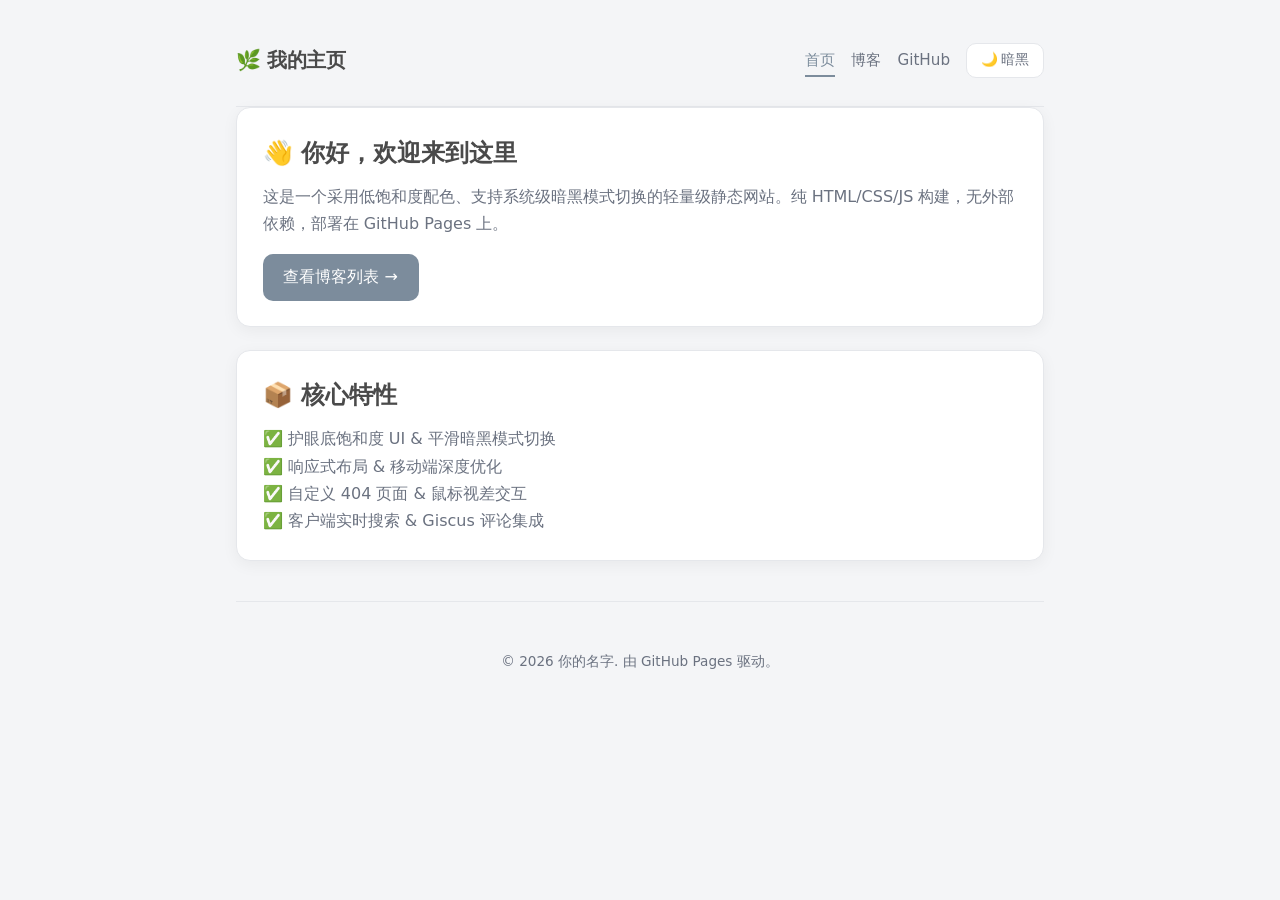
<file: index.html>
<!DOCTYPE html>
<html lang="zh-CN">
<head>
  <meta charset="UTF-8">
  <meta name="viewport" content="width=device-width, initial-scale=1.0">
  <title>我的个人主页</title>
  <meta name="description" content="低饱和度设计、支持暗黑模式的轻量级静态个人网站">
  <link rel="stylesheet" href="style.css">
</head>
<body>
  <div class="container">
    <nav>
      <a href="index.html" class="logo">🌿 我的主页</a>
      <div class="nav-links">
        <a href="index.html">首页</a>
        <a href="blog.html">博客</a>
        <a href="https://github.com" target="_blank" rel="noopener">GitHub</a>
        <button id="theme-toggle" class="theme-toggle">🌙 暗黑</button>
      </div>
    </nav>

    <main>
      <div class="card">
        <h2>👋 你好，欢迎来到这里</h2>
        <p>这是一个采用低饱和度配色、支持系统级暗黑模式切换的轻量级静态网站。纯 HTML/CSS/JS 构建，无外部依赖，部署在 GitHub Pages 上。</p>
        <a href="blog.html" class="btn">查看博客列表 →</a>
      </div>
      
      <div class="card">
        <h2>📦 核心特性</h2>
        <p>✅ 护眼底饱和度 UI & 平滑暗黑模式切换<br>
           ✅ 响应式布局 & 移动端深度优化<br>
           ✅ 自定义 404 页面 & 鼠标视差交互<br>
           ✅ 客户端实时搜索 & Giscus 评论集成</p>
      </div>
    </main>

    <footer>
      &copy; <span id="year"></span> 你的名字. 由 GitHub Pages 驱动。
    </footer>
  </div>
  <button id="back-to-top" class="back-to-top" aria-label="返回顶部">↑</button>
  <script src="script.js"></script>
</body>
</html>
</file>
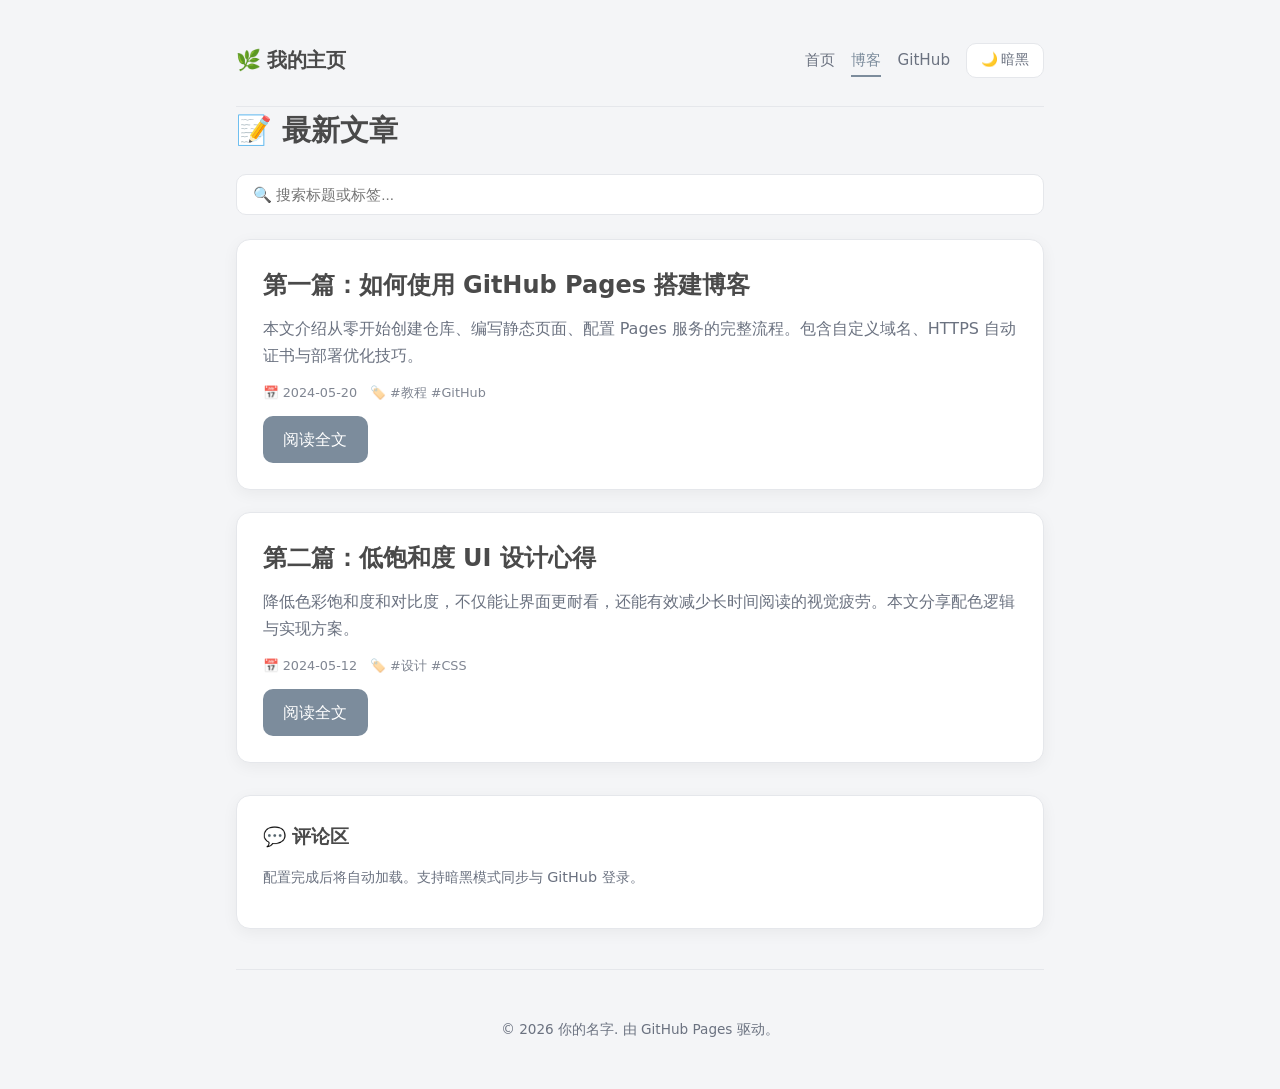
<file: blog.html>
<!DOCTYPE html>
<html lang="zh-CN">
<head>
  <meta charset="UTF-8">
  <meta name="viewport" content="width=device-width, initial-scale=1.0">
  <title>博客列表</title>
  <meta name="description" content="技术分享、设计心得与生活记录">
  <link rel="stylesheet" href="style.css">
</head>
<body>
  <div class="container">
    <nav>
      <a href="index.html" class="logo">🌿 我的主页</a>
      <div class="nav-links">
        <a href="index.html">首页</a>
        <a href="blog.html">博客</a>
        <a href="https://github.com" target="_blank" rel="noopener">GitHub</a>
        <button id="theme-toggle" class="theme-toggle">🌙 暗黑</button>
      </div>
    </nav>

    <main>
      <h2 style="margin-bottom: 1.2rem; font-size: clamp(1.4rem, 3vw, 1.8rem);">📝 最新文章</h2>
      
      <div class="search-box">
        <input type="search" id="blog-search" placeholder="🔍 搜索标题或标签...">
      </div>

      <article class="card article-card">
        <h2>第一篇：如何使用 GitHub Pages 搭建博客</h2>
        <p>本文介绍从零开始创建仓库、编写静态页面、配置 Pages 服务的完整流程。包含自定义域名、HTTPS 自动证书与部署优化技巧。</p>
        <div class="meta"><span>📅 2024-05-20</span><span>🏷️ #教程 #GitHub</span></div>
        <a href="#" class="btn" style="margin-top:0.8rem;">阅读全文</a>
      </article>

      <article class="card article-card">
        <h2>第二篇：低饱和度 UI 设计心得</h2>
        <p>降低色彩饱和度和对比度，不仅能让界面更耐看，还能有效减少长时间阅读的视觉疲劳。本文分享配色逻辑与实现方案。</p>
        <div class="meta"><span>📅 2024-05-12</span><span>🏷️ #设计 #CSS</span></div>
        <a href="#" class="btn" style="margin-top:0.8rem;">阅读全文</a>
      </article>

      <!-- 💬 Giscus 评论区容器 -->
      <div class="card" style="margin-top: 2rem;">
        <h3>💬 评论区</h3>
        <p style="color:var(--text-secondary); font-size:0.9rem; margin:0.8rem 0;">配置完成后将自动加载。支持暗黑模式同步与 GitHub 登录。</p>
        <!-- 将下方注释替换为 Giscus 生成的 <script> 标签 -->
        <!-- <script src="https://giscus.app/client.js" data-repo="用户名/仓库" ... async></script> -->
      </div>
    </main>

    <footer>
      &copy; <span id="year"></span> 你的名字. 由 GitHub Pages 驱动。
    </footer>
  </div>
  <button id="back-to-top" class="back-to-top" aria-label="返回顶部">↑</button>
  <script src="script.js"></script>
</body>
</html>
</file>
<file: style.css>
:root {
  --bg: #f4f5f7;
  --card: #ffffff;
  --text-primary: #4a4a4a;
  --text-secondary: #6b7280;
  --accent: #7c8c9c;
  --accent-hover: #6a7a8a;
  --border: #e5e7eb;
  --shadow: 0 4px 16px rgba(0,0,0,0.05);
  --radius: 14px;
  --font-main: system-ui, -apple-system, "Segoe UI", Roboto, "PingFang SC", sans-serif;
  --transition: 0.3s cubic-bezier(0.4, 0, 0.2, 1);
}

[data-theme="dark"] {
  --bg: #1a1b1e;
  --card: #242629;
  --text-primary: #e5e7eb;
  --text-secondary: #9ca3af;
  --accent: #8b9bb4;
  --accent-hover: #7a8ca6;
  --border: #374151;
  --shadow: 0 4px 16px rgba(0,0,0,0.35);
}

* { margin: 0; padding: 0; box-sizing: border-box; }
html { scroll-behavior: smooth; color-scheme: light dark; }
body { font-family: var(--font-main); line-height: 1.65; color: var(--text-primary); background: var(--bg); transition: background var(--transition), color var(--transition); }
.container { max-width: 840px; margin: 0 auto; padding: 1.5rem 1rem; }

/* 导航栏 */
nav { display: flex; justify-content: space-between; align-items: center; padding: 1.2rem 0 1.8rem; border-bottom: 1px solid var(--border); flex-wrap: wrap; gap: 1rem; }
.logo { font-weight: 700; font-size: 1.25rem; color: var(--text-primary); text-decoration: none; letter-spacing: -0.02em; }
.nav-links { display: flex; gap: 1rem; align-items: center; }
.nav-links a { color: var(--text-secondary); text-decoration: none; font-weight: 500; font-size: 0.95rem; transition: color var(--transition); position: relative; }
.nav-links a::after { content: ''; position: absolute; bottom: -4px; left: 0; width: 0; height: 2px; background: var(--accent); transition: width var(--transition); }
.nav-links a:hover, .nav-links a.active { color: var(--accent); }
.nav-links a.active::after { width: 100%; }

.theme-toggle { background: var(--card); border: 1px solid var(--border); color: var(--text-secondary); padding: 0.45rem 0.85rem; border-radius: 10px; cursor: pointer; font-size: 0.85rem; transition: all var(--transition); display: flex; align-items: center; gap: 0.4rem; }
.theme-toggle:hover { border-color: var(--accent); color: var(--accent); transform: scale(1.03); }

/* 卡片系统 */
.card { background: var(--card); padding: 1.6rem; border-radius: var(--radius); box-shadow: var(--shadow); margin-bottom: 1.4rem; border: 1px solid var(--border); transition: transform var(--transition), box-shadow var(--transition); }
.card:hover { transform: translateY(-3px); box-shadow: 0 8px 24px rgba(0,0,0,0.08); }
.card h2 { font-size: clamp(1.2rem, 2.5vw, 1.5rem); margin-bottom: 0.6rem; }
.card p { color: var(--text-secondary); line-height: 1.7; }
.meta { font-size: 0.8rem; color: var(--text-secondary); margin-top: 0.8rem; display: flex; gap: 0.8rem; opacity: 0.85; }

.btn { display: inline-flex; align-items: center; gap: 0.4rem; padding: 0.65rem 1.3rem; background: var(--accent); color: #fff; text-decoration: none; border-radius: 10px; margin-top: 1rem; font-weight: 500; transition: background var(--transition), transform var(--transition); }
.btn:hover { background: var(--accent-hover); transform: translateY(-1px); }
.btn-outline { background: transparent; border: 1px solid var(--border); color: var(--text-primary); }
.btn-outline:hover { border-color: var(--accent); color: var(--accent); }

/* 博客搜索 */
.search-box { display: flex; gap: 0.8rem; margin-bottom: 1.5rem; flex-wrap: wrap; }
.search-box input { flex: 1; min-width: 200px; padding: 0.7rem 1rem; border: 1px solid var(--border); border-radius: 10px; background: var(--card); color: var(--text-primary); font-size: 0.95rem; transition: border var(--transition); }
.search-box input:focus { outline: none; border-color: var(--accent); box-shadow: 0 0 0 3px rgba(124,140,156,0.15); }

/* 404 专属动画区 */
.error-page { display: flex; flex-direction: column; align-items: center; justify-content: center; min-height: 70vh; text-align: center; position: relative; overflow: hidden; padding: 2rem 1rem; }
.error-bg { position: absolute; inset: 0; z-index: -1; opacity: 0.4; pointer-events: none; }
.blob { position: absolute; border-radius: 50%; filter: blur(60px); background: var(--accent); opacity: 0.35; animation: float 12s infinite ease-in-out alternate; }
.blob-1 { width: 280px; height: 280px; top: -10%; left: -10%; animation-delay: 0s; }
.blob-2 { width: 220px; height: 220px; bottom: 10%; right: -5%; animation-delay: -4s; background: #9b8b7a; }
.blob-3 { width: 180px; height: 180px; top: 40%; left: 30%; animation-delay: -8s; background: #7a8c9c; opacity: 0.25; }

.error-title { font-size: clamp(5rem, 15vw, 9rem); font-weight: 800; line-height: 1; margin-bottom: 0.5rem; background: linear-gradient(135deg, var(--text-primary) 0%, var(--accent) 100%); -webkit-background-clip: text; background-clip: text; color: transparent; letter-spacing: -0.03em; position: relative; }
.error-subtitle { font-size: 1.25rem; color: var(--text-secondary); margin-bottom: 2rem; max-width: 480px; }
.error-actions { display: flex; gap: 1rem; flex-wrap: wrap; justify-content: center; }

/* 页脚 & 返回顶部 */
footer { text-align: center; padding: 3rem 0 1.5rem; color: var(--text-secondary); font-size: 0.85rem; border-top: 1px solid var(--border); margin-top: 2.5rem; }
.back-to-top { position: fixed; bottom: 2rem; right: 1.5rem; background: var(--card); border: 1px solid var(--border); color: var(--text-secondary); width: 40px; height: 40px; border-radius: 10px; display: flex; align-items: center; justify-content: center; cursor: pointer; opacity: 0; transform: translateY(20px); transition: all var(--transition); box-shadow: var(--shadow); z-index: 100; }
.back-to-top.visible { opacity: 1; transform: translateY(0); }
.back-to-top:hover { border-color: var(--accent); color: var(--accent); }

@keyframes float {
  0%, 100% { transform: translate(0, 0) scale(1); }
  33% { transform: translate(20px, -20px) scale(1.05); }
  66% { transform: translate(-15px, 15px) scale(0.95); }
}
@media (max-width: 640px) {
  nav { flex-direction: column; align-items: flex-start; padding-bottom: 1.5rem; }
  .nav-links { width: 100%; justify-content: space-between; margin-top: 0.8rem; }
  .card { padding: 1.2rem; }
}
</file>
